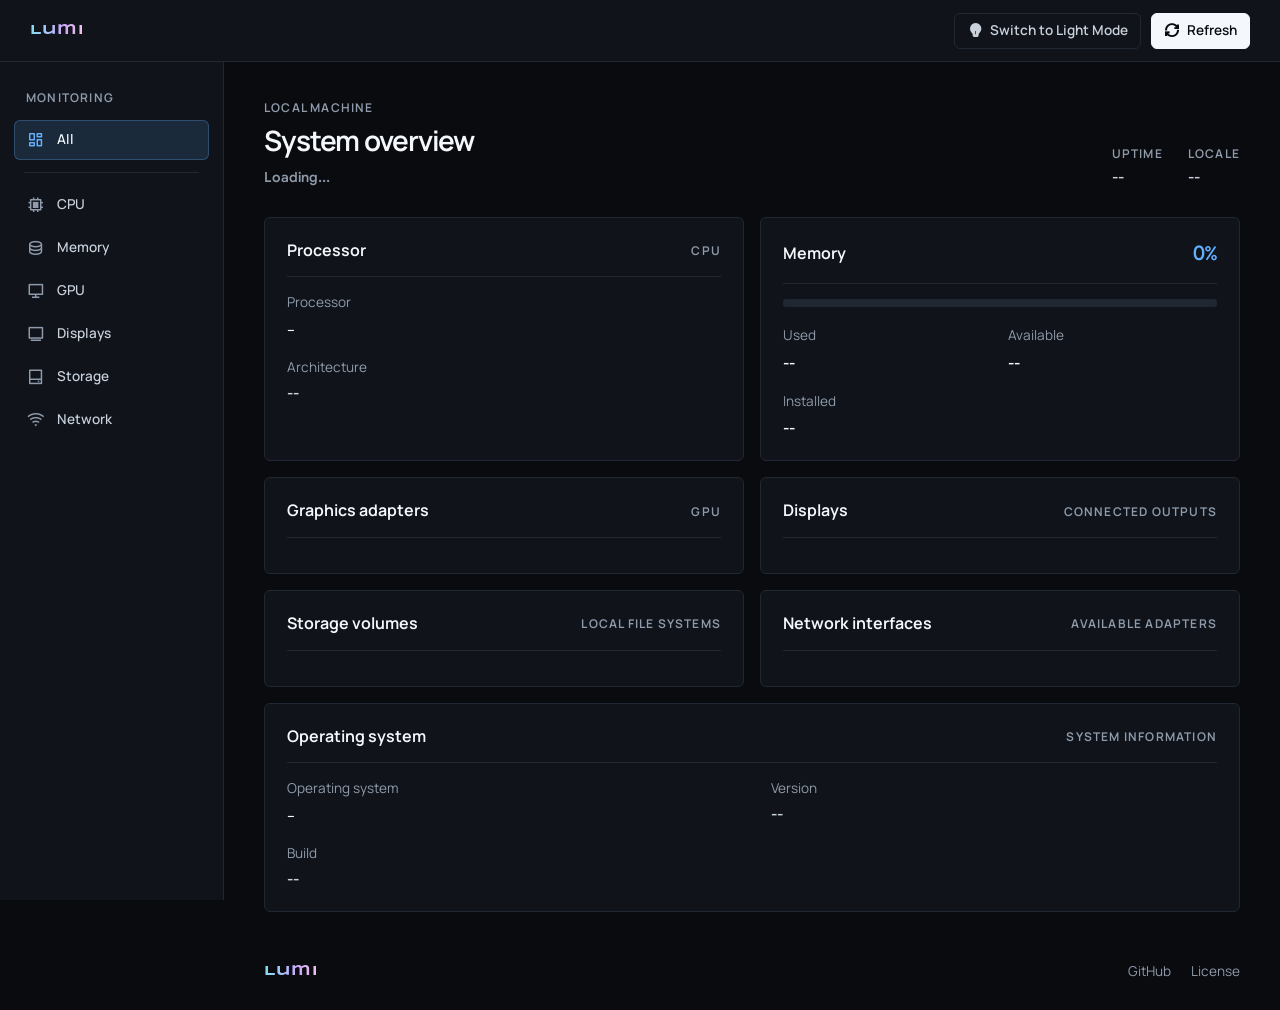
<file: assets/ui/index.html>
<!DOCTYPE html>
<html lang="en" data-theme="dark">

<head>
    <meta charset="UTF-8">
    <meta name="viewport" content="width=device-width, initial-scale=1.0">
    <meta name="color-scheme" content="dark light">
    <title>GUI for Lumi</title>
    <link rel="stylesheet" href="../fonts/remixicon.css">
    <link rel="icon" type="image/png" sizes="16x16" href="../icons/lumi_16px.ico">
    <link rel="stylesheet" href="./styles/root.css">
    <link rel="stylesheet" href="./styles/header.css">
    <link rel="stylesheet" href="./styles/sidebar.css">
    <link rel="stylesheet" href="./styles/panels.css">
    <link rel="stylesheet" href="./styles/lists.css">
    <link rel="stylesheet" href="./styles/footer.css">
</head>

<body data-active-view="all">

    <header class="app-header">
        <div class="header-inner">
            <a class="brand" href="#" aria-label="Lumi home">
                <span class="brand-name">LumI</span>
            </a>

            <div class="header-actions">
                <button id="theme-toggle" class="icon-button pointer-btn" type="button"
                    aria-label="Switch to light mode">
                    <i class="theme-icon ri-lightbulb-fill" aria-hidden="true"></i>
                    <span class="theme-label">Switch to Light Mode</span>
                </button>

                <button id="refresh-btn" class="refresh-button pointer-btn" type="button"
                    title="Refresh hardware metrics">
                    <i class="refresh-icon ri-loop-right-line rotateable" aria-hidden="true"></i>
                    <span>Refresh</span>
                </button>
            </div>
        </div>
    </header>

    <div class="app-layout">

        <aside class="sidebar">
            <div class="sidebar-heading">MONITORING</div>

            <nav class="sidebar-nav" aria-label="System monitoring sections">
                <button class="nav-item active" type="button" data-view="all" data-title="System overview"
                    aria-current="page">
                    <i class="ri-dashboard-line" aria-hidden="true"></i>
                    <span>All</span>
                </button>

                <div class="nav-separator"></div>

                <button class="nav-item" type="button" data-view="cpu" data-title="Processor">
                    <i class="ri-cpu-line" aria-hidden="true"></i>
                    <span>CPU</span>
                </button>

                <button class="nav-item" type="button" data-view="memory" data-title="Memory">
                    <i class="ri-database-2-line" aria-hidden="true"></i>
                    <span>Memory</span>
                </button>

                <button class="nav-item" type="button" data-view="gpu" data-title="Graphics">
                    <i class="ri-computer-line" aria-hidden="true"></i>
                    <span>GPU</span>
                </button>

                <button class="nav-item" type="button" data-view="displays" data-title="Displays">
                    <i class="ri-tv-2-line" aria-hidden="true"></i>
                    <span>Displays</span>
                </button>

                <button class="nav-item" type="button" data-view="storage" data-title="Storage">
                    <i class="ri-hard-drive-2-line" aria-hidden="true"></i>
                    <span>Storage</span>
                </button>

                <button class="nav-item" type="button" data-view="network" data-title="Network">
                    <i class="ri-wifi-line" aria-hidden="true"></i>
                    <span>Network</span>
                </button>
            </nav>
        </aside>

        <main class="main-content">

            <div class="page-heading">
                <div>
                    <p class="eyebrow">LOCAL MACHINE</p>
                    <h1 id="page-title">System overview</h1>
                    <p class="host-username mono" id="host-user">Loading...</p>
                </div>

                <div class="machine-meta">
                    <div>
                        <span class="meta-label">UPTIME</span>
                        <strong class="mono" id="uptime-value">--</strong>
                    </div>
                    <div>
                        <span class="meta-label">LOCALE</span>
                        <strong class="mono" id="locale-badge">--</strong>
                    </div>
                </div>
            </div>

            <div class="overview-grid">

                <section class="section-panel" data-view="cpu" aria-labelledby="cpu-heading">
                    <div class="section-heading">
                        <h2 id="cpu-heading">Processor</h2>
                        <span class="section-note">CPU</span>
                    </div>

                    <dl class="system-grid">
                        <div class="system-field field-wide">
                            <dt>Processor</dt>
                            <dd id="cpu-name">--</dd>
                        </div>
                        <div class="system-field">
                            <dt>Architecture</dt>
                            <dd class="mono" id="cpu-arch">--</dd>
                        </div>
                    </dl>
                </section>

                <section class="section-panel memory-panel" data-view="memory" aria-labelledby="memory-heading">
                    <div class="section-heading">
                        <h2 id="memory-heading">Memory</h2>
                        <span class="memory-percent mono" id="ram-percent">0%</span>
                    </div>

                    <div class="progress-track" role="presentation">
                        <div class="progress-fill" id="ram-bar"></div>
                    </div>

                    <div class="memory-stats">
                        <div>
                            <span>Used</span>
                            <strong class="mono" id="ram-used">--</strong>
                        </div>
                        <div>
                            <span>Available</span>
                            <strong class="mono" id="ram-avail">--</strong>
                        </div>
                        <div>
                            <span>Installed</span>
                            <strong class="mono" id="ram-total">--</strong>
                        </div>
                    </div>
                </section>

                <section class="section-panel" data-view="gpu" aria-labelledby="gpu-heading">
                    <div class="section-heading">
                        <h2 id="gpu-heading">Graphics adapters</h2>
                        <span class="section-note">GPU</span>
                    </div>
                    <div class="data-list" id="gpu-list"></div>
                </section>

                <section class="section-panel" data-view="displays" aria-labelledby="display-heading">
                    <div class="section-heading">
                        <h2 id="display-heading">Displays</h2>
                        <span class="section-note">CONNECTED OUTPUTS</span>
                    </div>
                    <div class="data-list" id="display-list"></div>
                </section>

                <section class="section-panel" data-view="storage" aria-labelledby="storage-heading">
                    <div class="section-heading">
                        <h2 id="storage-heading">Storage volumes</h2>
                        <span class="section-note">LOCAL FILE SYSTEMS</span>
                    </div>
                    <div class="storage-list" id="disk-list"></div>
                </section>

                <section class="section-panel" data-view="network" aria-labelledby="network-heading">
                    <div class="section-heading">
                        <h2 id="network-heading">Network interfaces</h2>
                        <span class="section-note">AVAILABLE ADAPTERS</span>
                    </div>
                    <div class="data-list" id="network-list"></div>
                </section>

                <section class="section-panel system-panel" data-view="all-only" aria-labelledby="system-heading">
                    <div class="section-heading">
                        <h2 id="system-heading">Operating system</h2>
                        <span class="section-note">SYSTEM INFORMATION</span>
                    </div>

                    <dl class="system-grid">
                        <div class="system-field">
                            <dt>Operating system</dt>
                            <dd id="os-name">--</dd>
                        </div>
                        <div class="system-field">
                            <dt>Version</dt>
                            <dd class="mono" id="os-version-badge">--</dd>
                        </div>
                        <div class="system-field">
                            <dt>Build</dt>
                            <dd class="mono" id="os-build-detail">--</dd>
                        </div>
                    </dl>
                </section>

            </div>

            <footer class="app-footer">
                <span class="footer-brand brand-name">LumI</span>
                <div class="footer-links">
                    <a href="https://github.com/NexusWasLost/Lumi" target="_blank" class="footer-link">GitHub</a>
                    <a href="https://github.com/NexusWasLost/Lumi/blob/main/LICENSE" target="_blank" class="footer-link">License</a>
                </div>
            </footer>

        </main>
    </div>

    <script src="./scripts/helpers.js"></script>
    <script src="./scripts/fetchers.js"></script>
    <script src="./scripts/theme.js"></script>
    <script src="./scripts/navigation.js"></script>
    <script src="./scripts/main.js"></script>

</body>

</html>
</file>
<file: assets/ui/styles/root.css>
@font-face {
    font-family: "Manrope";
    src: url("../../fonts/Manrope.woff2") format("woff2");
    font-weight: 200 800;
    font-style: normal;
    font-display: swap;
}

@font-face {
    font-family: "Google Sans";
    src: url("../../fonts/GoogleSans.woff2") format("woff2");
    font-weight: 400 700;
    font-style: normal;
    font-display: swap;
}

@font-face {
    font-family: "Syncopate";
    src: url("../../fonts/SyncopateRegular.woff2") format("woff2");
    font-weight: 400;
    font-style: normal;
    font-display: swap;
}

@font-face {
    font-family: "Syncopate";
    src: url("../../fonts/SyncopateBold.woff2") format("woff2");
    font-weight: 700;
    font-style: normal;
    font-display: swap;
}

:root, :root[data-theme="dark"] {
    color-scheme: dark;
    --bg: #090b0f;
    --surface: #10141a;
    --raised: #171d26;
    --line: #202833;
    --line-strong: #323e50;
    --text: #f4f7fb;
    --secondary: #c8d1dc;
    --muted: #8f9bab;
    --accent: #62b0ff;
    --accent-soft: rgba(98, 176, 255, 0.14);
    --accent-line: rgba(98, 176, 255, 0.28);
    --track: #1f2733;
    --good: #4fd6a0;
    --danger: #f27c7c;
}

/* Light theme overrides colors only */
:root[data-theme="light"] {
    color-scheme: light;
    --bg: #f3f5f6;
    --surface: #ffffff;
    --raised: #f7f8f9;
    --line: #e1e5e8;
    --line-strong: #cbd2d8;
    --text: #20262c;
    --secondary: #4d5862;
    --muted: #6b757f;
    --accent: #326d9f;
    --accent-soft: rgba(50, 109, 159, 0.09);
    --accent-line: rgba(50, 109, 159, 0.25);
    --track: #e5e9ed;
    --good: #25835a;
    --danger: #bd4141;
}

/* Fonts, type scale and sizing shared by both themes */
:root {
    --font-sans: "Manrope", system-ui, sans-serif;
    --font-mono: "Google Sans", sans-serif;
    --font-brand: "Syncopate", "Manrope", sans-serif;
    --text-label: 0.75rem;
    --text-small: 0.85rem;
    --text-body: 0.9rem;
    --text-heading: 1rem;
    --text-metric: 1.25rem;
    --text-title: 1.75rem;
    --radius: 6px;
    --header-height: 62px;
    --warn: #f0b95a;
}

/* ---------- Base ---------- */

/* Reset margins and padding everywhere */
*, *::before, *::after {
    box-sizing: border-box;
    margin: 0;
    padding: 0;
    cursor: default;
    scroll-behavior: smooth;
    scrollbar-width: thin;
    scrollbar-color: var(--accent) transparent;
}

body {
    min-height: 100vh;
    background: var(--bg);
    color: var(--text);
    font-family: var(--font-sans);
    font-size: var(--text-body);
    line-height: 1.6;
    -webkit-font-smoothing: antialiased;
    transition: background 0.2s, color 0.2s;
}

/* Buttons and links inherit the page font */
button, a {
    font: inherit;
    cursor: pointer !important;
}

button *, button *::before,
a *, a *::before {
    cursor: inherit;
}

/* Visible keyboard focus */
button:focus-visible,
a:focus-visible {
    outline: 2px solid var(--accent);
    outline-offset: 3px;
}

/* Monospace values with aligned digits */
.mono {
    font-family: var(--font-mono);
    font-variant-numeric: tabular-nums;
}

::selection {
    background: var(--accent-soft);
}

/* Small uppercase labels used all over the UI */
.eyebrow, .meta-label, .section-note,
.sidebar-heading, .brand-context, .sidebar-version,
.footer-brand {
    color: var(--muted);
    font-size: var(--text-label);
    font-weight: 650;
    letter-spacing: 0.1em;
}

/* Dim separator dot in the brand text */
.sidebar-version span,
.footer-brand span {
    color: var(--line-strong);
}

/* ---------- Page layout ---------- */

/* Sidebar on the left, content fills the rest */
.app-layout {
    min-height: calc(100vh - var(--header-height));
    display: flex;
}

.main-content {
    flex: 1;
    min-width: 0;
    padding: 36px 40px 22px;
    display: flex;
    flex-direction: column;
}

/* Title block on the left, uptime and locale on the right */
.page-heading {
    margin-bottom: 28px;
    display: flex;
    align-items: flex-end;
    justify-content: space-between;
    gap: 24px;
}

.eyebrow {
    margin-bottom: 7px;
}

.page-heading h1 {
    font-size: var(--text-title);
    font-weight: 650;
    letter-spacing: -0.04em;
    line-height: 1.2;
}

.host-username {
    margin-top: 8px;
    color: var(--muted);
}

.machine-meta {
    display: flex;
    gap: 25px;
}

.machine-meta > div {
    display: flex;
    flex-direction: column;
    gap: 4px;
}

.machine-meta strong {
    color: var(--secondary);
    font-size: var(--text-small);
    font-weight: 500;
}

/* Two-column panel grid */
.overview-grid {
    display: grid;
    align-content: start;
    flex: 1;
    grid-template-columns: repeat(2, minmax(0, 1fr));
    gap: 16px;
}

/* Operating system panel spans the full width */
.system-panel {
    grid-column: 1 / -1;
}

/* A single selected panel gets the full width */
body:not([data-active-view="all"]) .overview-grid {
    grid-template-columns: minmax(0, 1fr);
}

/* ---------- Progress bars ---------- */

.progress-track {
    width: 100%;
    height: 6px;
    overflow: hidden;
    background: var(--track);
    border-radius: 3px;
}

/* Memory bar is slightly thicker than disk bars */
.memory-panel .progress-track {
    height: 8px;
}

.progress-fill {
    width: 0;
    height: 100%;
    background: var(--accent);
    border-radius: 3px;
    transition: width 0.45s ease, background-color 0.2s ease;
}

/* Usage colors set from JS */
.progress-fill.level-ok {
    background: var(--good);
}

.progress-fill.level-warn {
    background: var(--warn);
}

.progress-fill.level-danger {
    background: var(--danger);
}

/* ---------- Mobile ---------- */

@media (max-width: 900px) {
    :root {
        --header-height: 58px;
        --text-metric: 1rem;
        --text-title: 1.5rem;
    }

    /* Sidebar stacks above the content */
    .app-layout {
        flex-direction: column;
    }

    .main-content {
        padding: 28px 16px 20px;
    }

    .page-heading {
        align-items: flex-start;
        flex-direction: column;
        gap: 16px;
    }

    /* Everything stacks into one column */
    .overview-grid {
        grid-template-columns: minmax(0, 1fr);
    }

    .system-panel {
        grid-column: auto;
    }
}

/* Turn off animations for people who ask for it */
@media (prefers-reduced-motion: reduce) {
    *,
    *::before,
    *::after {
        scroll-behavior: auto !important;
        animation-duration: 0.01ms !important;
        transition-duration: 0.01ms !important;
    }
}
</file>
<file: assets/ui/styles/header.css>
.app-header {
    position: sticky;
    top: 0;
    z-index: 20;
    height: var(--header-height);
    background: var(--surface);
    border-bottom: 1px solid var(--line);
}

.header-inner {
    height: 100%;
    padding: 0 30px;
    display: flex;
    align-items: center;
    justify-content: space-between;
    gap: 24px;
}

/* ---------- Brand ---------- */

.brand {
    display: flex;
    align-items: center;
    gap: 11px;
    color: inherit;
    text-decoration: none;
}

/* Gradient wordmark, colors run from the right edge to the left */
.brand-name {
    font-family: var(--font-brand);
    font-size: var(--text-body);
    font-weight: 700;
    letter-spacing: 0.08em;
    background: linear-gradient(
        to left,
        #F5C2E7,
        #DEB4F0,
        #CBA6F7,
        #B4BEFE,
        #96CDFB,
        #89DCEB
    );
    -webkit-background-clip: text;
    background-clip: text;
    -webkit-text-fill-color: transparent;
    color: transparent;
}

/* ---------- Actions ---------- */

.header-actions {
    display: flex;
    align-items: center;
    gap: 10px;
}

/* Theme and refresh buttons share the same base */
.icon-button, .refresh-button {
    min-height: 36px;
    padding: 0 12px;
    display: inline-flex;
    align-items: center;
    justify-content: center;
    gap: 7px;
    font-size: var(--text-small);
    font-weight: 600;
    border: 1px solid var(--line);
    border-radius: var(--radius);
    transition: background 0.15s, color 0.15s, border-color 0.15s;
}

.icon-button i, .refresh-button i {
    font-size: 1rem;
}

/* Quiet outline button */
.icon-button {
    color: var(--secondary);
    background: transparent;
}

.icon-button:hover {
    color: var(--text);
    background: var(--raised);
    border-color: var(--line-strong);
}

.rotateable {
    display: inline-block;
    transition: transform 0.5s ease-in;
}

/* Filled primary button */
.refresh-button {
    color: var(--bg);
    background: var(--text);
    border-color: var(--text);
}

.refresh-button:hover {
    background: var(--accent);
    border-color: var(--accent);
}

/* ---------- Mobile ---------- */

@media (max-width: 900px) {
    .header-inner {
        padding: 0 16px;
    }
}

/* Icon-only buttons on very small screens */
@media (max-width: 480px) {
    .icon-button span,
    .refresh-button span {
        display: none;
    }

    .icon-button,
    .refresh-button {
        padding: 0 10px;
    }
}
</file>
<file: assets/ui/styles/sidebar.css>
.sidebar {
    width: 224px;
    position: sticky;
    top: var(--header-height);
    height: calc(100vh - var(--header-height));
    min-height: 440px;
    padding: 26px 14px 18px;
    display: flex;
    flex-direction: column;
    background: var(--surface);
    border-right: 1px solid var(--line);
}

.sidebar-heading {
    margin-bottom: 13px;
    padding: 0 12px;
}

/* ---------- Navigation ---------- */

.sidebar-nav {
    display: flex;
    flex-direction: column;
    gap: 3px;
}

.nav-item {
    width: 100%;
    min-height: 40px;
    padding: 0 12px;
    display: flex;
    align-items: center;
    gap: 12px;
    color: var(--secondary);
    font-size: var(--text-small);
    font-weight: 550;
    text-align: left;
    background: transparent;
    border: 1px solid transparent;
    border-radius: var(--radius);
    transition: background 0.15s, color 0.15s;
}

.nav-item i {
    width: 18px;
    color: var(--muted);
    font-size: 1.1rem;
    text-align: center;
}

.nav-item:hover {
    color: var(--text);
    background: var(--raised);
}

/* Highlight for the selected view */
.nav-item.active {
    color: var(--text);
    background: var(--accent-soft);
    border-color: var(--accent-line);
}

.nav-item.active i {
    color: var(--accent);
}

.nav-separator {
    height: 1px;
    margin: 9px 10px;
    background: var(--line);
}

@media(max-width: 1000px){
    .sidebar{
        width: 180px;
    }
}

@media (max-width: 900px) {
    .sidebar {
        flex: none;
        z-index: 10;
        height: auto;
        min-height: 0;
        padding: 10px 12px;
        border-right: 0;
        border-bottom: 1px solid var(--line);
        width: 100%;
    }

    .sidebar-heading,
    .nav-separator {
        display: none;
    }

    .sidebar-nav {
        flex-direction: row;
        gap: 4px;
        overflow-x: auto;
    }

    .nav-item {
        width: auto;
        min-width: max-content;
        min-height: 38px;
    }
}
</file>
<file: assets/ui/styles/panels.css>
.section-panel {
    min-width: 0;
    padding: 20px 22px;
    display: flex;
    flex-direction: column;
    background: var(--surface);
    border: 1px solid var(--line);
    border-radius: var(--radius);
}

/* Needed because display: flex above overrides the hidden attribute */
.section-panel[hidden] {
    display: none;
}

/* Panel title row with the small note on the right */
.section-heading {
    margin-bottom: 15px;
    padding-bottom: 13px;
    display: flex;
    flex-wrap: wrap;
    align-items: center;
    justify-content: space-between;
    gap: 4px 16px;
    border-bottom: 1px solid var(--line);
}

.section-heading h2 {
    font-size: var(--text-heading);
    font-weight: 650;
}

.section-note {
    text-align: right;
}

/* ---------- Field grid (CPU and OS) ---------- */

.system-grid {
    display: grid;
    grid-template-columns: repeat(2, minmax(0, 1fr));
    gap: 16px 38px;
}

.field-wide {
    grid-column: 1 / -1;
}

.system-field {
    min-width: 0;
    display: flex;
    flex-direction: column;
    gap: 4px;
}

.system-field dt,
.memory-stats span {
    color: var(--muted);
    font-size: var(--text-small);
}

.system-field dd {
    font-weight: 550;
    overflow-wrap: anywhere;
}

/* Monospace values are slightly smaller and lighter */
.system-field dd.mono {
    color: var(--secondary);
    font-size: var(--text-small);
    font-weight: 400;
}

/* ---------- Memory ---------- */

.memory-percent {
    color: var(--accent);
    font-size: var(--text-metric);
    font-weight: 600;
}

/* Columns drop from three to two to one as the panel narrows */
.memory-stats {
    margin-top: 18px;
    display: grid;
    grid-template-columns: repeat(auto-fit, minmax(150px, 1fr));
    gap: 16px;
}

.memory-stats > div {
    min-width: 0;
    display: flex;
    flex-direction: column;
    gap: 5px;
}

/* Wrap between items, break inside a value only as a last resort */
.memory-stats strong {
    font-weight: 500;
    overflow-wrap: break-word;
}

/* ---------- Mobile ---------- */

@media (max-width: 900px) {
    .section-panel {
        padding: 16px;
    }

    .system-grid {
        gap: 14px 20px;
    }
}
</file>
<file: assets/ui/styles/lists.css>
.data-list,
.storage-list {
    display: flex;
    flex-direction: column;
}

/* Rows separated by a thin line, no line after the last one */
.list-item,
.disk-item {
    min-width: 0;
    padding: 12px 2px;
    border-bottom: 1px solid var(--line);
}

.list-item:first-child,
.disk-item:first-child {
    padding-top: 0;
}

.list-item:last-child,
.disk-item:last-child {
    padding-bottom: 0;
    border-bottom: 0;
}

/* ---------- GPU, display and network rows ---------- */

.list-item {
    display: flex;
    align-items: center;
    justify-content: space-between;
    gap: 18px;
}

.item-main {
    min-width: 0;
    display: flex;
    flex-direction: column;
    gap: 2px;
}

.item-title,
.disk-name {
    font-weight: 550;
    overflow-wrap: anywhere;
}

.item-sub {
    color: var(--muted);
    font-size: var(--text-small);
    overflow-wrap: anywhere;
}

/* Small monospace tag (VRAM, refresh rate, file system) */
.badge {
    flex: 0 0 auto;
    color: var(--secondary);
    font-family: var(--font-mono);
    font-size: var(--text-small);
    white-space: nowrap;
}

/* ---------- Disk rows ---------- */

/* Name and file system on top, bar in the middle, usage text below */
.disk-top,
.disk-meta {
    display: flex;
    align-items: center;
    justify-content: space-between;
    gap: 14px;
}

.disk-top {
    margin-bottom: 10px;
}

.disk-meta {
    margin-top: 9px;
    color: var(--muted);
    font-family: var(--font-mono);
    font-size: var(--text-label);
}

/* ---------- Mobile ---------- */

@media (max-width: 900px) {
    /* Badge drops under the text when there is no room */
    .list-item {
        flex-wrap: wrap;
        gap: 6px 14px;
    }

    .item-main {
        flex: 1 1 160px;
    }

    /* Usage text wraps as whole items, not mid-value */
    .disk-meta {
        flex-wrap: wrap;
        gap: 2px 14px;
    }
}
</file>
<file: assets/ui/styles/footer.css>
.app-footer {
    position: relative;
    padding: 20px 0 5px;
    margin-top: 1.8rem;
    display: flex;
    align-items: center;
    justify-content: space-between;
    flex-wrap: nowrap;
    gap: 20px;
}

/* .app-footer::before {
    content: "";
    position: absolute;
    top: 0;
    left: 0;
    width: 100%;
    height: 1px;
    background: var(--line-strong);
} */

.footer-links {
    display: flex;
    gap: 20px;
}

.footer-link {
    color: var(--muted);
    font-size: var(--text-small);
    text-decoration: none;
}

.footer-link:hover {
    color: var(--text);
}

/* ---------- Mobile ---------- */

@media (max-width: 900px) {
    .app-footer {
        flex-direction: column;
        gap: 12px;
    }
}
</file>
